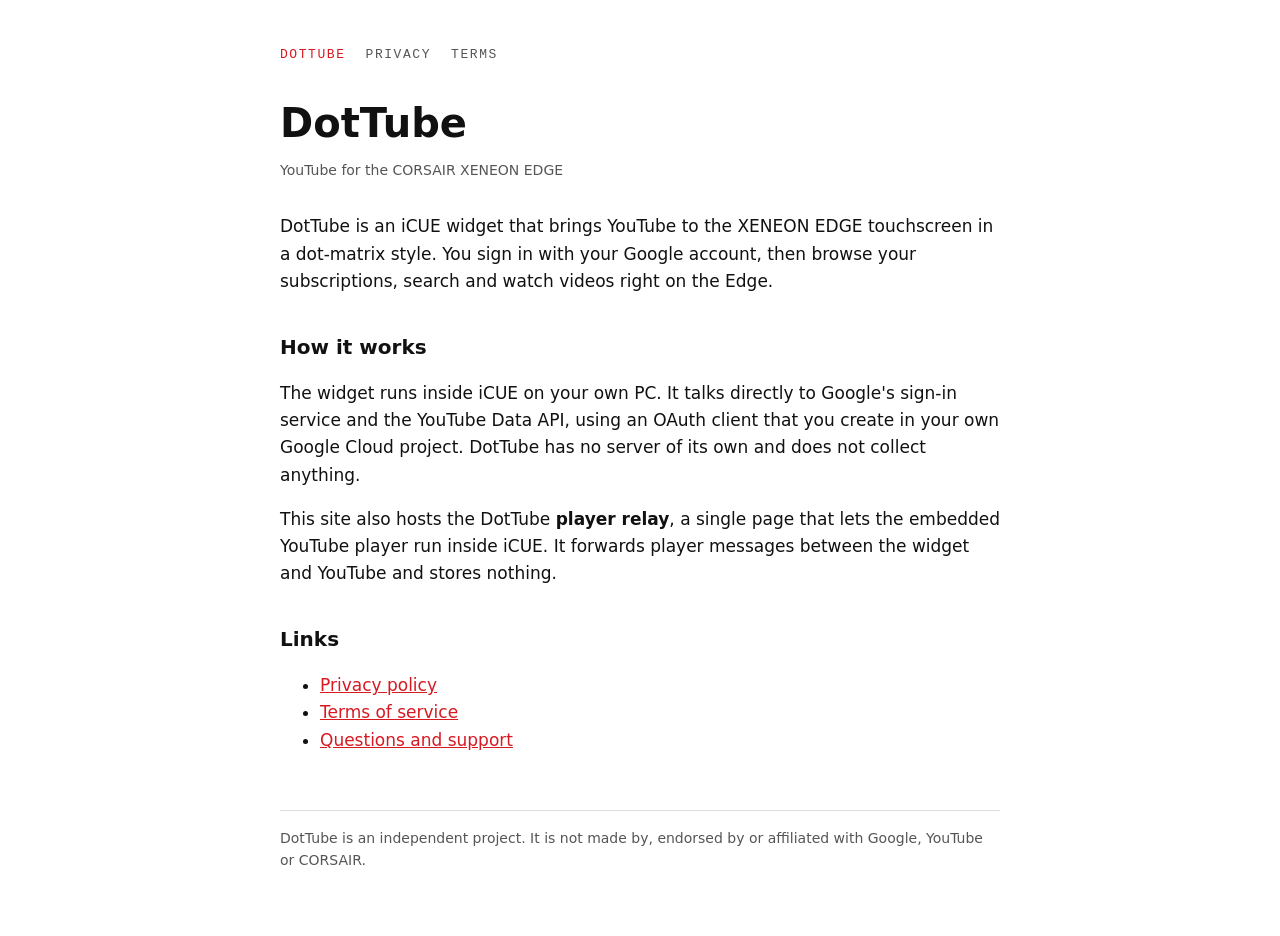
<file: about/index.html>
<!DOCTYPE html>
<html lang="en">
<head>
<meta charset="UTF-8" />
<meta name="viewport" content="width=device-width, initial-scale=1.0" />
<title>DotTube</title>
<link rel="stylesheet" href="../site.css" />
</head>
<body>
<nav><a href="./" aria-current="page">DotTube</a><a href="../privacy/">Privacy</a><a href="../terms/">Terms</a></nav>

<h1>DotTube</h1>
<p class="meta">YouTube for the CORSAIR XENEON EDGE</p>

<p>DotTube is an iCUE widget that brings YouTube to the XENEON EDGE touchscreen in a dot-matrix style. You sign in with your Google account, then browse your subscriptions, search and watch videos right on the Edge.</p>

<h2>How it works</h2>
<p>The widget runs inside iCUE on your own PC. It talks directly to Google's sign-in service and the YouTube Data API, using an OAuth client that you create in your own Google Cloud project. DotTube has no server of its own and does not collect anything.</p>
<p>This site also hosts the DotTube <strong>player relay</strong>, a single page that lets the embedded YouTube player run inside iCUE. It forwards player messages between the widget and YouTube and stores nothing.</p>

<h2>Links</h2>
<ul>
  <li><a href="../privacy/">Privacy policy</a></li>
  <li><a href="../terms/">Terms of service</a></li>
  <li><a href="https://github.com/abdullam09/dottube-player/issues">Questions and support</a></li>
</ul>

<footer>DotTube is an independent project. It is not made by, endorsed by or affiliated with Google, YouTube or CORSAIR.</footer>
</body>
</html>
</file>
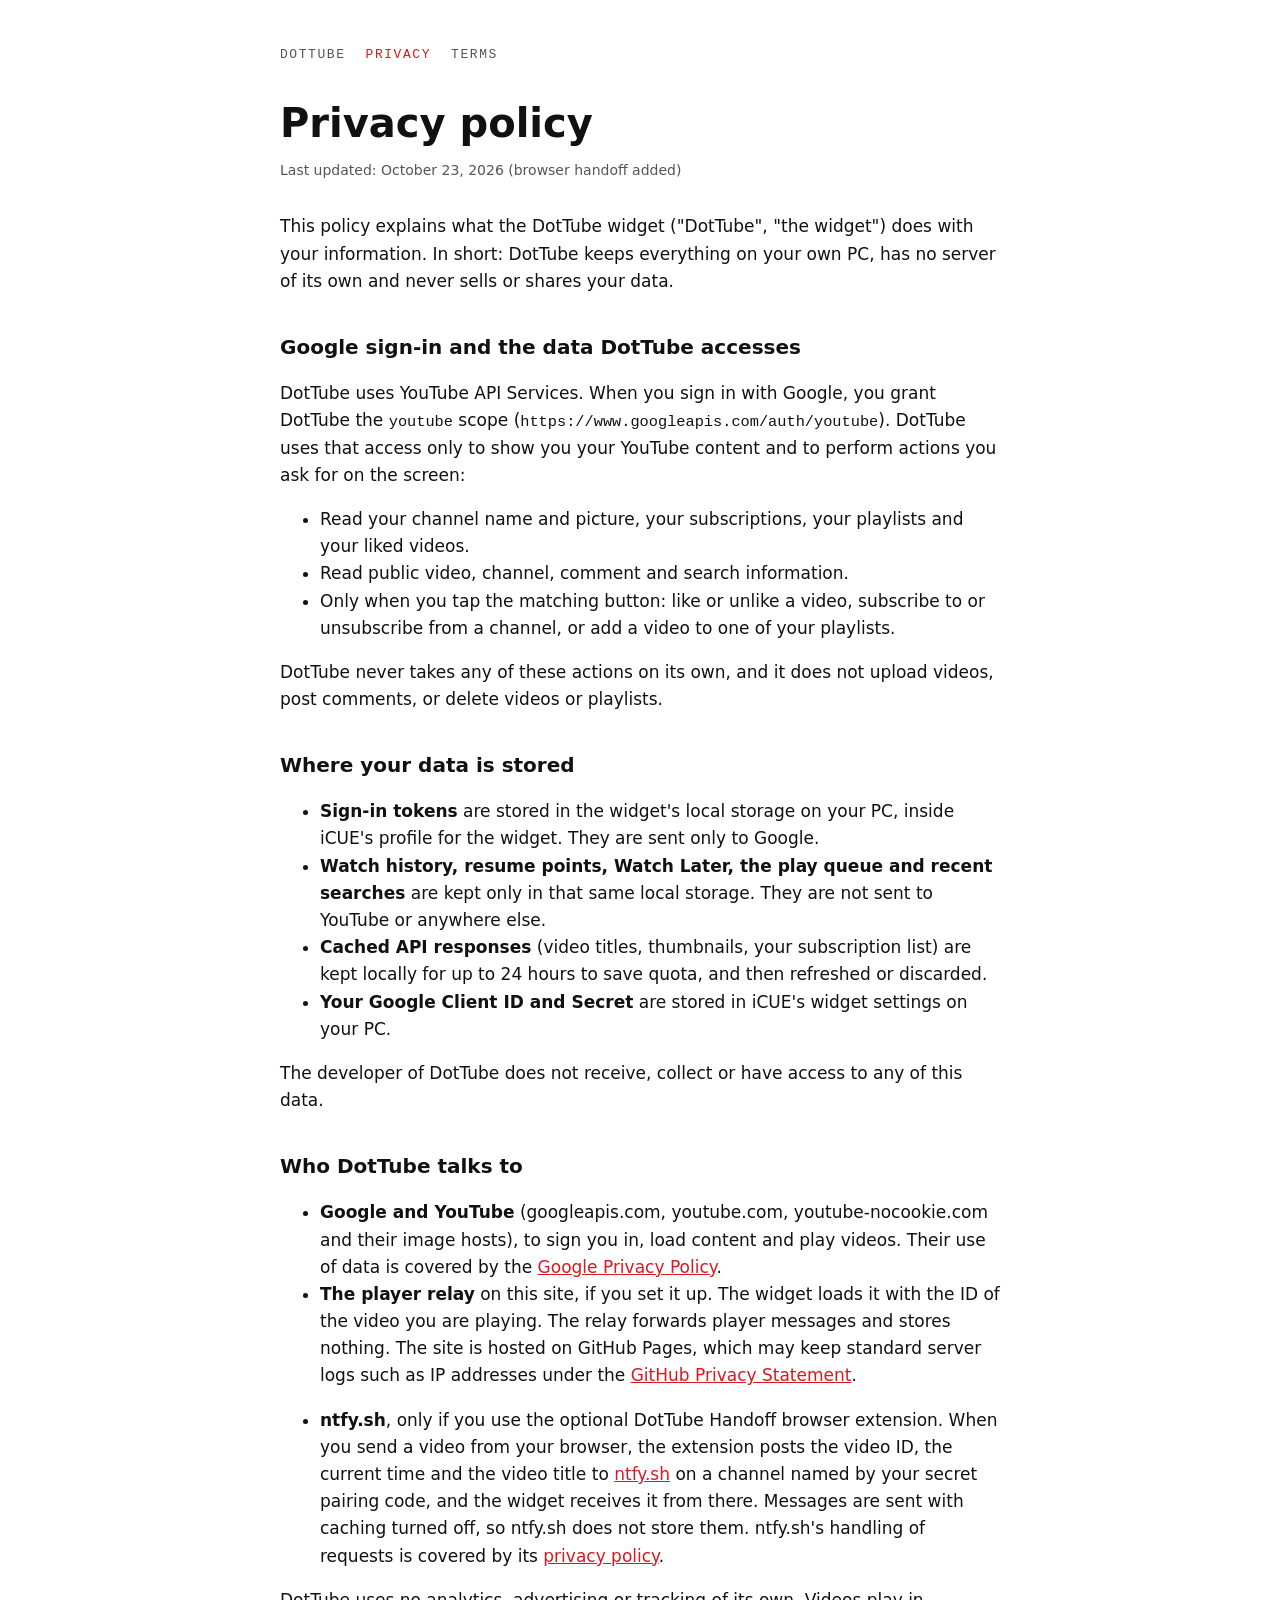
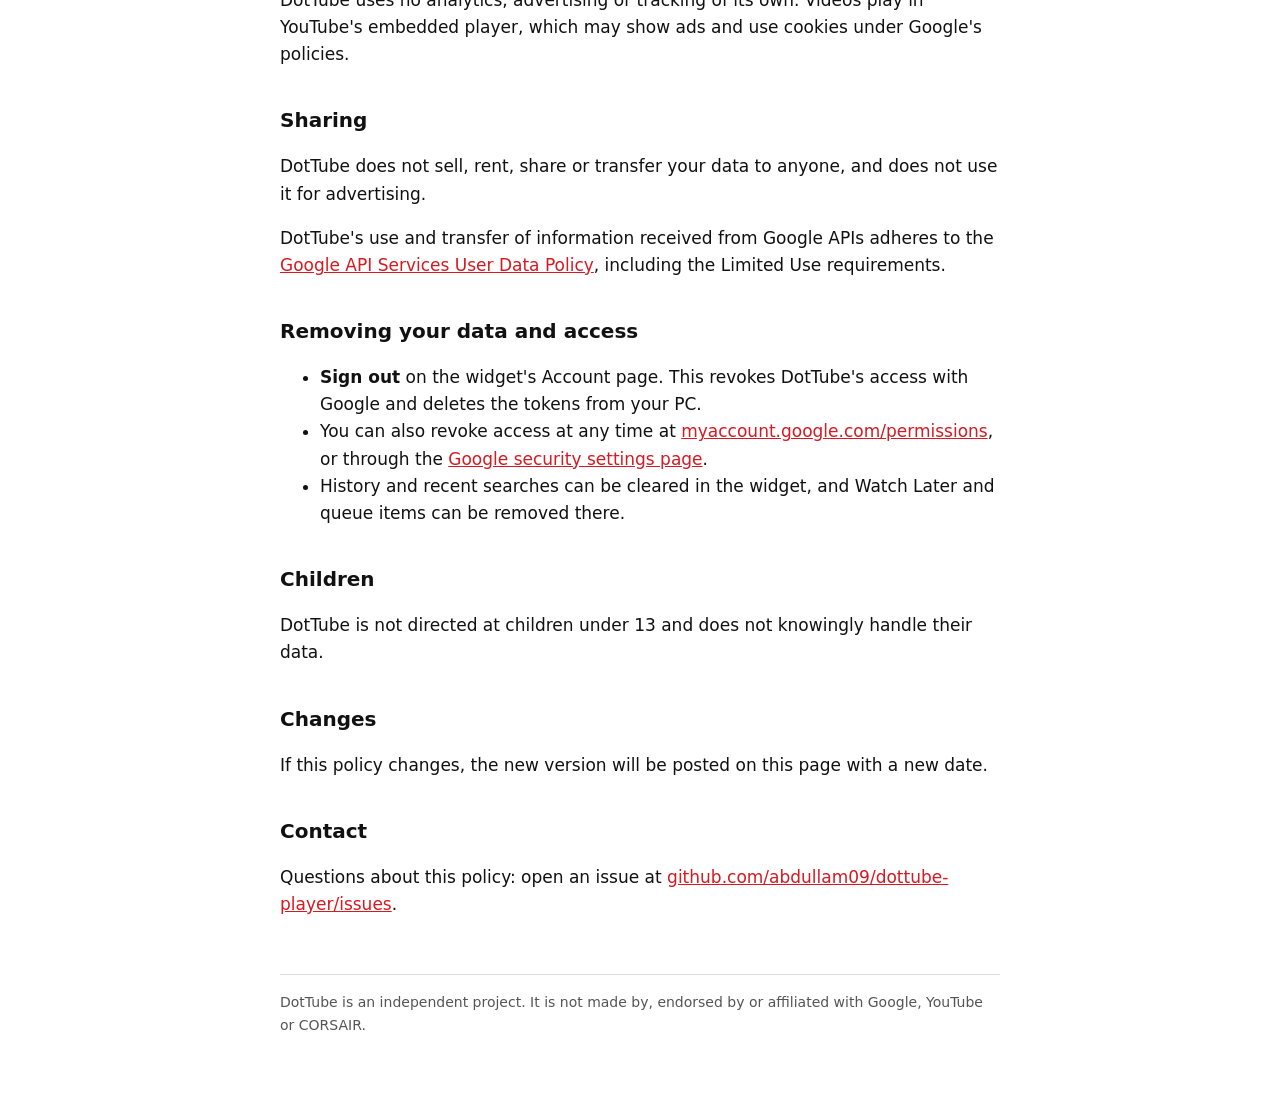
<file: privacy/index.html>
<!DOCTYPE html>
<html lang="en">
<head>
<meta charset="UTF-8" />
<meta name="viewport" content="width=device-width, initial-scale=1.0" />
<title>DotTube Privacy Policy</title>
<link rel="stylesheet" href="../site.css" />
</head>
<body>
<nav><a href="../about/">DotTube</a><a href="./" aria-current="page">Privacy</a><a href="../terms/">Terms</a></nav>

<h1>Privacy policy</h1>
<p class="meta">Last updated: October 23, 2026 (browser handoff added)</p>

<p>This policy explains what the DotTube widget ("DotTube", "the widget") does with your information. In short: DotTube keeps everything on your own PC, has no server of its own and never sells or shares your data.</p>

<h2>Google sign-in and the data DotTube accesses</h2>
<p>DotTube uses YouTube API Services. When you sign in with Google, you grant DotTube the <code>youtube</code> scope (<code>https://www.googleapis.com/auth/youtube</code>). DotTube uses that access only to show you your YouTube content and to perform actions you ask for on the screen:</p>
<ul>
  <li>Read your channel name and picture, your subscriptions, your playlists and your liked videos.</li>
  <li>Read public video, channel, comment and search information.</li>
  <li>Only when you tap the matching button: like or unlike a video, subscribe to or unsubscribe from a channel, or add a video to one of your playlists.</li>
</ul>
<p>DotTube never takes any of these actions on its own, and it does not upload videos, post comments, or delete videos or playlists.</p>

<h2>Where your data is stored</h2>
<ul>
  <li><strong>Sign-in tokens</strong> are stored in the widget's local storage on your PC, inside iCUE's profile for the widget. They are sent only to Google.</li>
  <li><strong>Watch history, resume points, Watch Later, the play queue and recent searches</strong> are kept only in that same local storage. They are not sent to YouTube or anywhere else.</li>
  <li><strong>Cached API responses</strong> (video titles, thumbnails, your subscription list) are kept locally for up to 24 hours to save quota, and then refreshed or discarded.</li>
  <li><strong>Your Google Client ID and Secret</strong> are stored in iCUE's widget settings on your PC.</li>
</ul>
<p>The developer of DotTube does not receive, collect or have access to any of this data.</p>

<h2>Who DotTube talks to</h2>
<ul>
  <li><strong>Google and YouTube</strong> (googleapis.com, youtube.com, youtube-nocookie.com and their image hosts), to sign you in, load content and play videos. Their use of data is covered by the <a href="https://policies.google.com/privacy">Google Privacy Policy</a>.</li>
  <li><strong>The player relay</strong> on this site, if you set it up. The widget loads it with the ID of the video you are playing. The relay forwards player messages and stores nothing. The site is hosted on GitHub Pages, which may keep standard server logs such as IP addresses under the <a href="https://docs.github.com/site-policy/privacy-policies/github-general-privacy-statement">GitHub Privacy Statement</a>.</li>
</ul>
<ul>
  <li><strong>ntfy.sh</strong>, only if you use the optional DotTube Handoff browser extension. When you send a video from your browser, the extension posts the video ID, the current time and the video title to <a href="https://ntfy.sh">ntfy.sh</a> on a channel named by your secret pairing code, and the widget receives it from there. Messages are sent with caching turned off, so ntfy.sh does not store them. ntfy.sh's handling of requests is covered by its <a href="https://ntfy.sh/docs/privacy/">privacy policy</a>.</li>
</ul>
<p>DotTube uses no analytics, advertising or tracking of its own. Videos play in YouTube's embedded player, which may show ads and use cookies under Google's policies.</p>

<h2>Sharing</h2>
<p>DotTube does not sell, rent, share or transfer your data to anyone, and does not use it for advertising.</p>
<p>DotTube's use and transfer of information received from Google APIs adheres to the <a href="https://developers.google.com/terms/api-services-user-data-policy">Google API Services User Data Policy</a>, including the Limited Use requirements.</p>

<h2>Removing your data and access</h2>
<ul>
  <li><strong>Sign out</strong> on the widget's Account page. This revokes DotTube's access with Google and deletes the tokens from your PC.</li>
  <li>You can also revoke access at any time at <a href="https://myaccount.google.com/permissions">myaccount.google.com/permissions</a>, or through the <a href="https://security.google.com/settings/security/permissions">Google security settings page</a>.</li>
  <li>History and recent searches can be cleared in the widget, and Watch Later and queue items can be removed there.</li>
</ul>

<h2>Children</h2>
<p>DotTube is not directed at children under 13 and does not knowingly handle their data.</p>

<h2>Changes</h2>
<p>If this policy changes, the new version will be posted on this page with a new date.</p>

<h2>Contact</h2>
<p>Questions about this policy: open an issue at <a href="https://github.com/abdullam09/dottube-player/issues">github.com/abdullam09/dottube-player/issues</a>.</p>

<footer>DotTube is an independent project. It is not made by, endorsed by or affiliated with Google, YouTube or CORSAIR.</footer>
</body>
</html>
</file>
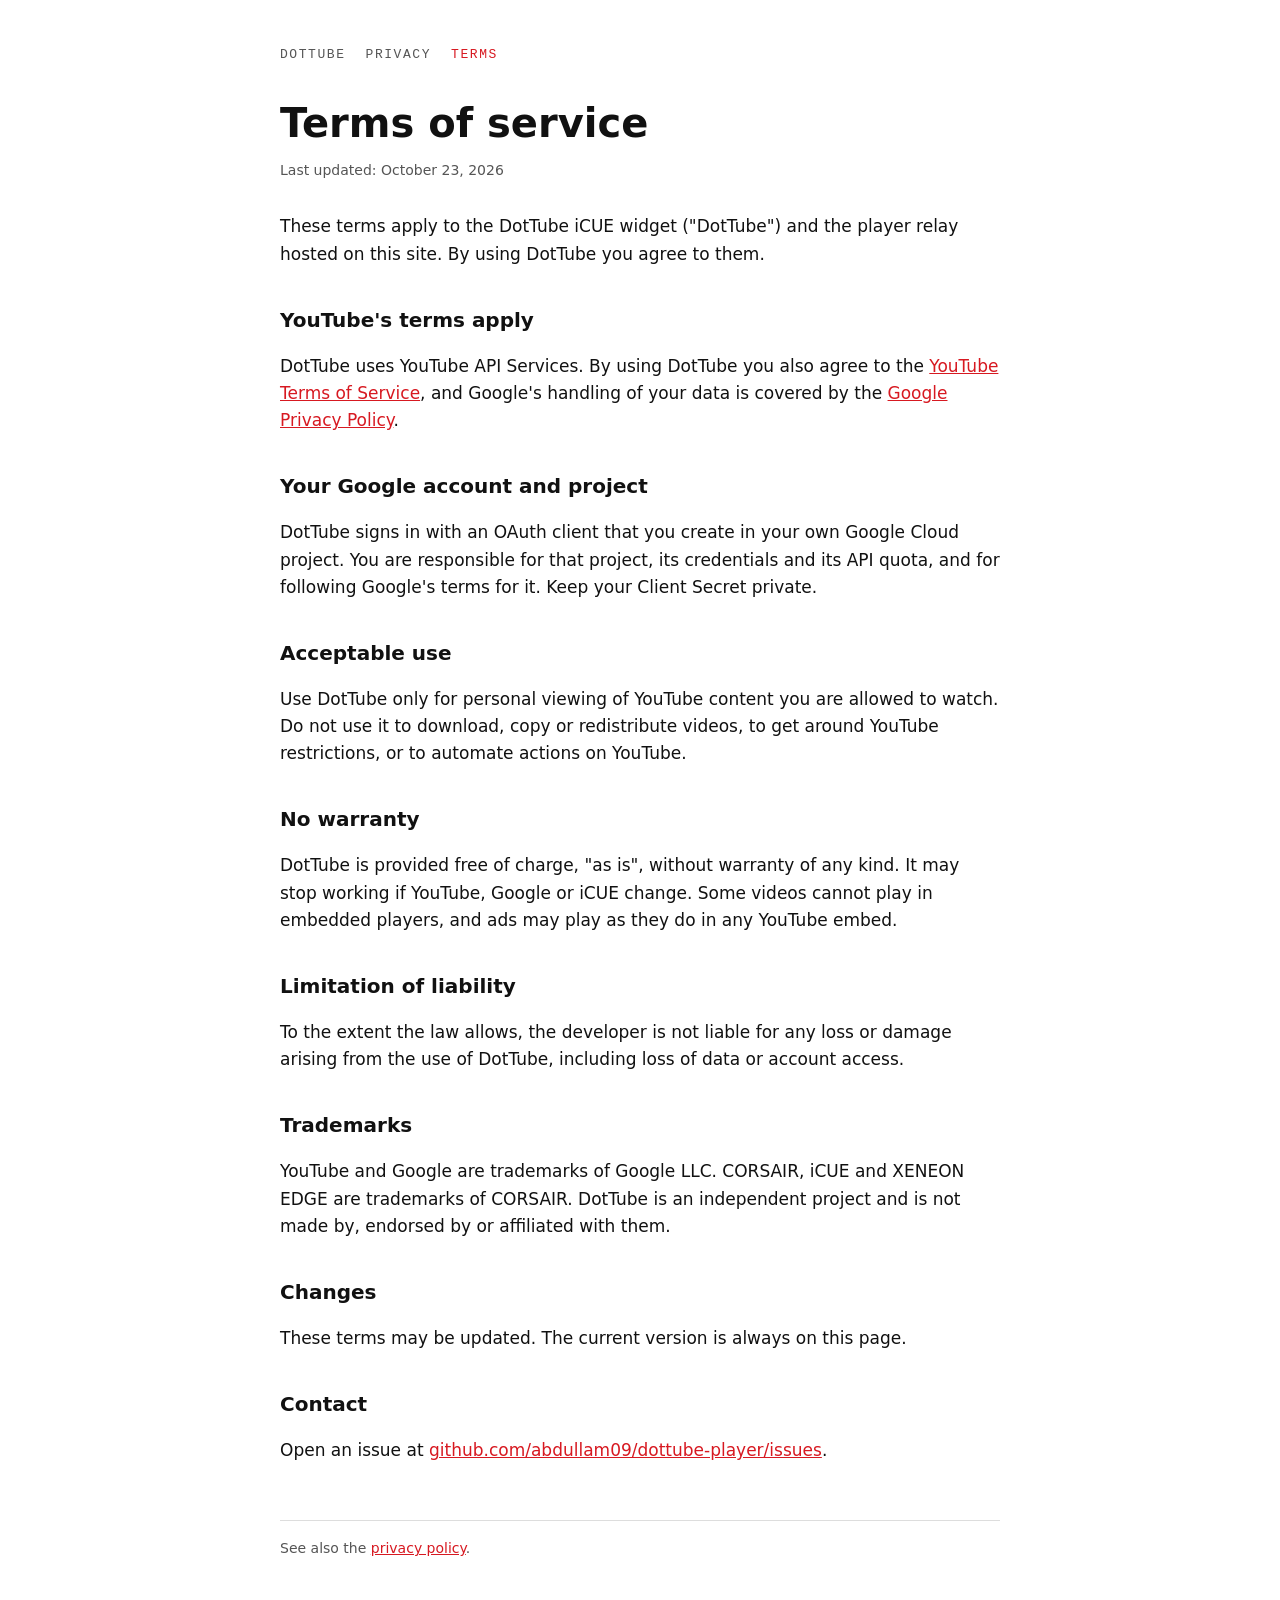
<file: terms/index.html>
<!DOCTYPE html>
<html lang="en">
<head>
<meta charset="UTF-8" />
<meta name="viewport" content="width=device-width, initial-scale=1.0" />
<title>DotTube Terms of Service</title>
<link rel="stylesheet" href="../site.css" />
</head>
<body>
<nav><a href="../about/">DotTube</a><a href="../privacy/">Privacy</a><a href="./" aria-current="page">Terms</a></nav>

<h1>Terms of service</h1>
<p class="meta">Last updated: October 23, 2026</p>

<p>These terms apply to the DotTube iCUE widget ("DotTube") and the player relay hosted on this site. By using DotTube you agree to them.</p>

<h2>YouTube's terms apply</h2>
<p>DotTube uses YouTube API Services. By using DotTube you also agree to the <a href="https://www.youtube.com/t/terms">YouTube Terms of Service</a>, and Google's handling of your data is covered by the <a href="https://policies.google.com/privacy">Google Privacy Policy</a>.</p>

<h2>Your Google account and project</h2>
<p>DotTube signs in with an OAuth client that you create in your own Google Cloud project. You are responsible for that project, its credentials and its API quota, and for following Google's terms for it. Keep your Client Secret private.</p>

<h2>Acceptable use</h2>
<p>Use DotTube only for personal viewing of YouTube content you are allowed to watch. Do not use it to download, copy or redistribute videos, to get around YouTube restrictions, or to automate actions on YouTube.</p>

<h2>No warranty</h2>
<p>DotTube is provided free of charge, "as is", without warranty of any kind. It may stop working if YouTube, Google or iCUE change. Some videos cannot play in embedded players, and ads may play as they do in any YouTube embed.</p>

<h2>Limitation of liability</h2>
<p>To the extent the law allows, the developer is not liable for any loss or damage arising from the use of DotTube, including loss of data or account access.</p>

<h2>Trademarks</h2>
<p>YouTube and Google are trademarks of Google LLC. CORSAIR, iCUE and XENEON EDGE are trademarks of CORSAIR. DotTube is an independent project and is not made by, endorsed by or affiliated with them.</p>

<h2>Changes</h2>
<p>These terms may be updated. The current version is always on this page.</p>

<h2>Contact</h2>
<p>Open an issue at <a href="https://github.com/abdullam09/dottube-player/issues">github.com/abdullam09/dottube-player/issues</a>.</p>

<footer>See also the <a href="../privacy/">privacy policy</a>.</footer>
</body>
</html>
</file>
<file: site.css>
:root { --fg: #111; --fg2: #555; --bg: #fff; --line: #ddd; --accent: #d71921; }
@media (prefers-color-scheme: dark) { :root { --fg: #f2f2f2; --fg2: #a3a3a3; --bg: #000; --line: #262626; } }
html { background: var(--bg); color: var(--fg); }
body { margin: 0 auto; max-width: 720px; padding: 48px 16px 64px; font: 17px/1.6 'Segoe UI', system-ui, sans-serif; }
nav { display: flex; gap: 20px; margin-bottom: 40px; font: 13px/1 Consolas, monospace; letter-spacing: 0.12em; text-transform: uppercase; }
nav a { color: var(--fg2); text-decoration: none; }
nav a[aria-current] { color: var(--accent); }
h1 { font-size: 40px; line-height: 1.1; margin: 0 0 8px; }
h2 { font-size: 20px; margin: 36px 0 8px; }
.meta { color: var(--fg2); font-size: 14px; margin-bottom: 32px; }
a { color: var(--accent); }
code { font-family: Consolas, monospace; font-size: 0.9em; }
footer { margin-top: 56px; padding-top: 16px; border-top: 1px solid var(--line); color: var(--fg2); font-size: 14px; }
</file>
